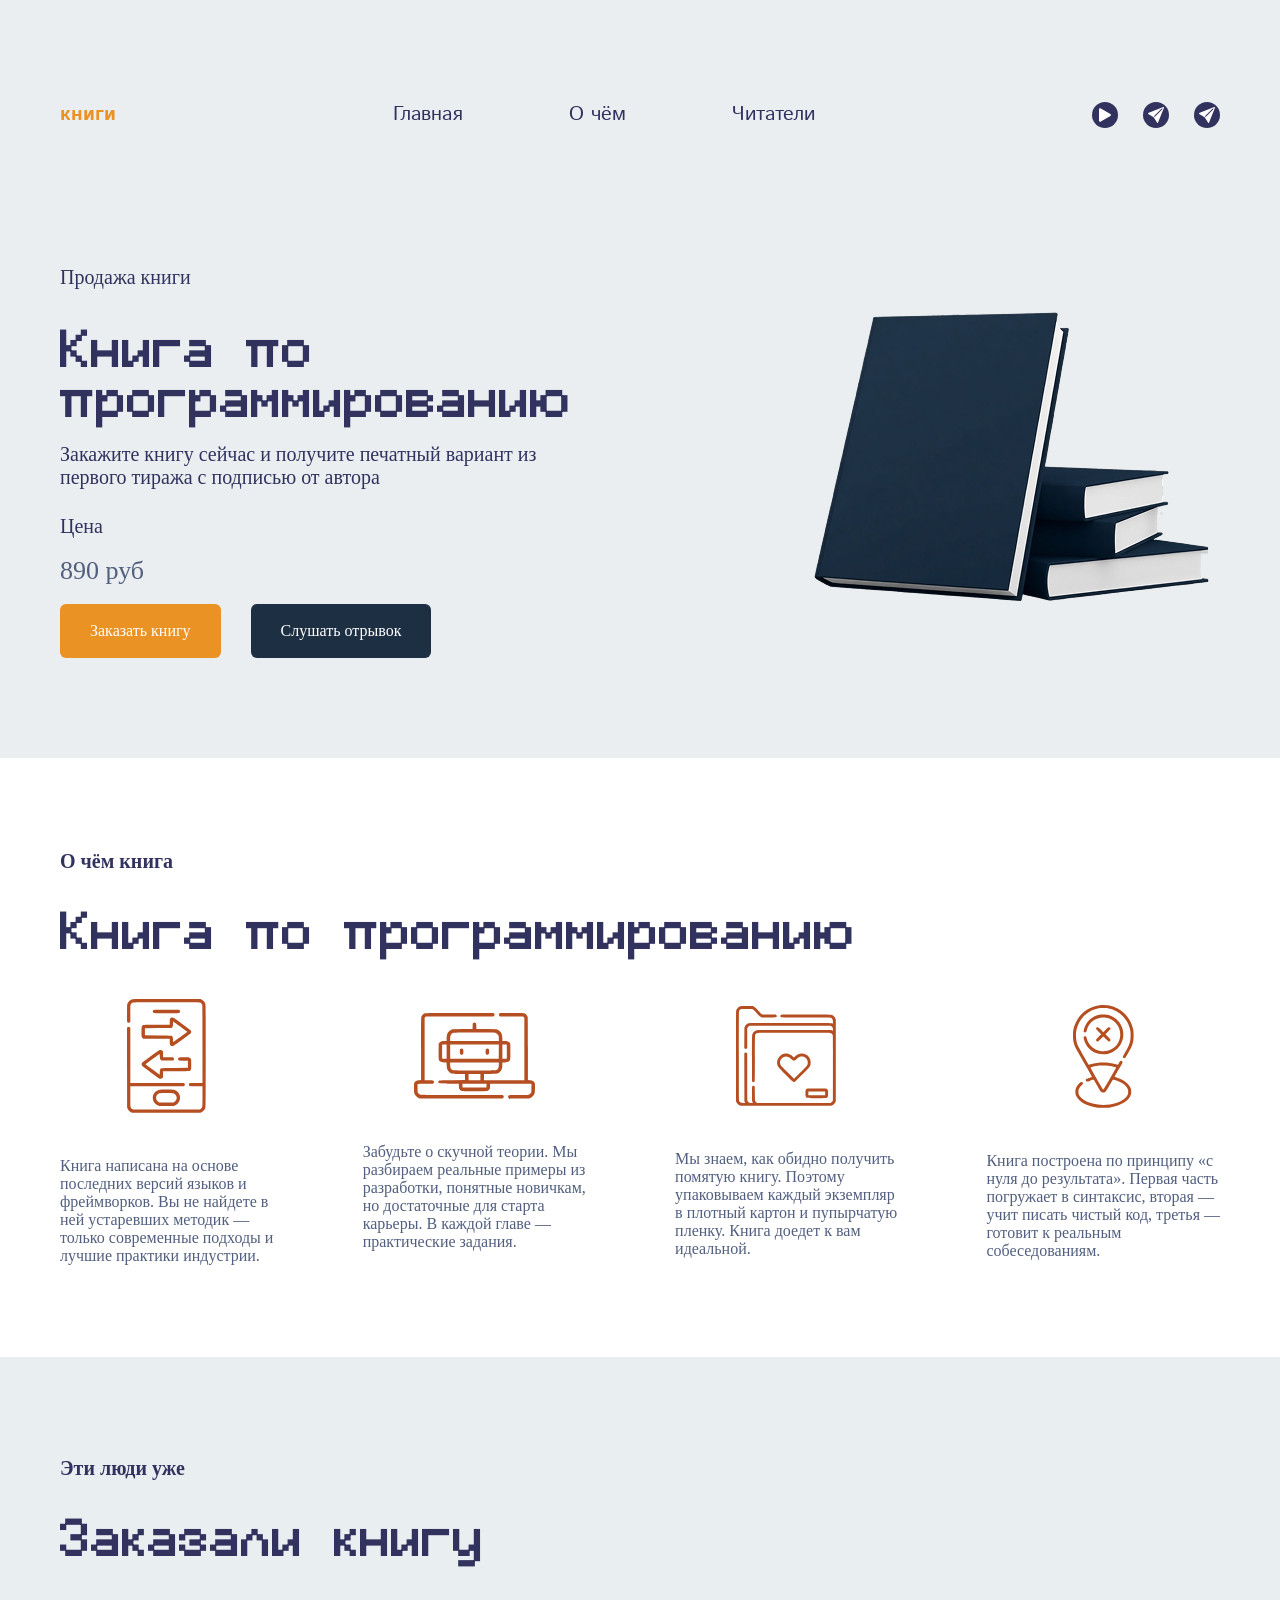
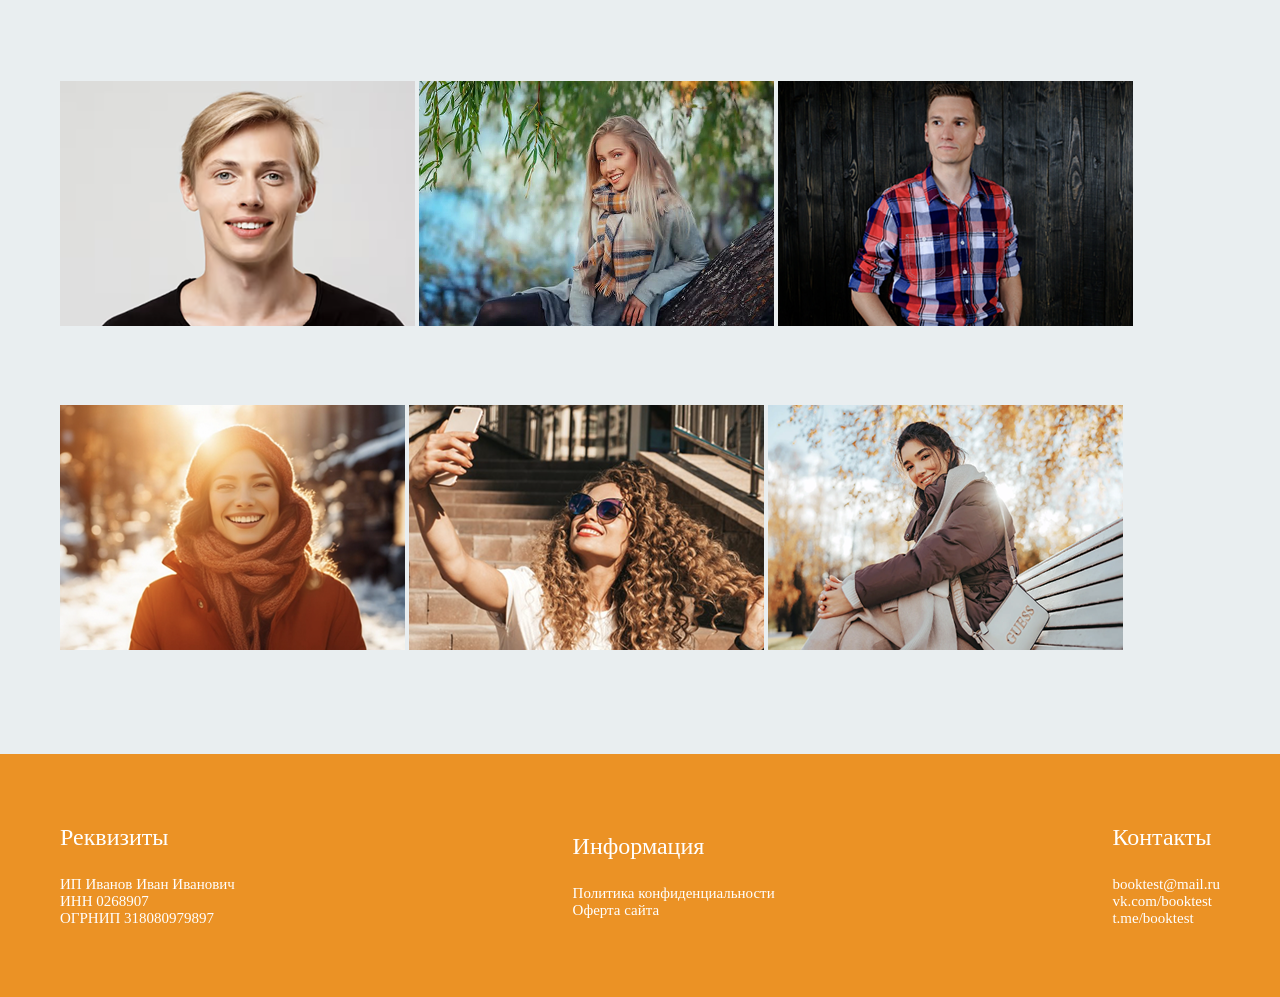
<file: index.html>
<!DOCTYPE html>
<html lang="en">

<head>
    <meta charset="UTF-8">
    <meta name="viewport" content="width=device-width, initial-scale=1.0">
    <title>Книги</title>
    <link rel="stylesheet" href="style.css">
    <link rel="preconnect" href="https://fonts.googleapis.com">
    <link rel="preconnect" href="https://fonts.gstatic.com" crossorigin>
    <link href="https://fonts.googleapis.com/css2?family=Istok+Web:ital,wght@0,400;0,700;1,400;1,700&display=swap"
        rel="stylesheet">
</head>

<body>

    <header class="header" id="header">

        <div class="container">

            <div class="header-wrapp">

                <h1 class="logo">книги</h1>

                <nav>

                    <ul class="listNav">

                        
                        <a href="#header" class="itemList"><li>Главная</li></a>
                        <a href="#about" class="itemList"><li>О чём</li></a>
                        <a href="#listens" class="itemList"><li>Читатели</li></a>

                    </ul>

                    <input type="checkbox" id="burger-toggle">
                




                    <label for="burger-toggle">

                        <span></span>
    
    
                    </label>

                </nav>

                


                


                <div class="icons-block">



                    <div class="icon-block">
                        <svg xmlns="http://www.w3.org/2000/svg" width="24" height="24" fill="currentColor"
                            class="bi bi-play-fill" viewBox="0 0 16 16">
                            <path
                                d="m11.596 8.697-6.363 3.692c-.54.313-1.233-.066-1.233-.697V4.308c0-.63.692-1.01 1.233-.696l6.363 3.692a.802.802 0 0 1 0 1.393" />
                        </svg>
                    </div>

                    <div class="icon-block">
                        <svg xmlns="http://www.w3.org/2000/svg" width="16" height="16" fill="currentColor"
                            class="bi bi-send-fill" viewBox="0 0 16 16">
                            <path
                                d="M15.964.686a.5.5 0 0 0-.65-.65L.767 5.855H.766l-.452.18a.5.5 0 0 0-.082.887l.41.26.001.002 4.995 3.178 3.178 4.995.002.002.26.41a.5.5 0 0 0 .886-.083zm-1.833 1.89L6.637 10.07l-.215-.338a.5.5 0 0 0-.154-.154l-.338-.215 7.494-7.494 1.178-.471z" />
                        </svg>
                    </div>


                    <div class="icon-block">
                        <svg xmlns="http://www.w3.org/2000/svg" width="16" height="16" fill="currentColor"
                            class="bi bi-send-fill" viewBox="0 0 16 16">
                            <path
                                d="M15.964.686a.5.5 0 0 0-.65-.65L.767 5.855H.766l-.452.18a.5.5 0 0 0-.082.887l.41.26.001.002 4.995 3.178 3.178 4.995.002.002.26.41a.5.5 0 0 0 .886-.083zm-1.833 1.89L6.637 10.07l-.215-.338a.5.5 0 0 0-.154-.154l-.338-.215 7.494-7.494 1.178-.471z" />
                        </svg>
                    </div>






                </div>

            </div>


            <div class="header-main">

                <div class="content-block">

                    <h3 class="page">Продажа книги</h3>

                    <h1 class="title">Книга по<br> программированию</h1>

                    <p class="description">Закажите книгу сейчас и получите печатный вариант из<br> первого тиража с
                        подписью от автора
                    </p>


                    <p class="price">Цена</p>
                    <p class="price-count">890 руб</p>

                    <div class="container-btn">

                        <div class="book-btn">Заказать книгу</div>

                        <div class="btn-listen">Слушать отрывок</div>

                    </div>

                </div>

                <div class="img">

                    <img src="img/book.png" alt="book">

                </div>

            </div>

        </div>

    </header>


    <main>

        <section class="container-books" id="about">


            <div class="container">

                <h3 class="title-book">О чём книга</h3>

                <h1 class="subtitle-book">Книга по программированию</h1>

                <div class="container-card">

                    <div class="card">

                        <img src="img/card.svg" alt="" class="img-card">
                        <p class="description-card">Книга написана на основе<br> последних версий языков и<br>
                            фреймворков. Вы не найдете в<br> ней устаревших методик —<br> только современные подходы
                            и<br> лучшие практики индустрии.</p>

                    </div>

                    <div class="card">

                        <img src="img/icon2.svg" alt="" class="img-card">
                        <p class="description-card">Забудьте о скучной теории. Мы <br>разбираем реальные примеры из<br>
                            разработки, понятные новичкам,<br> но достаточные для старта<br> карьеры. В каждой главе —
                            <br>практические задания.
                        </p>

                    </div>

                    <div class="card">

                        <img src="img/icon3.svg" alt="" class="img-card">
                        <p class="description-card">Мы знаем, как обидно получить <br>помятую книгу. Поэтому<br>
                            упаковываем каждый экземпляр<br> в плотный картон и пупырчатую<br> пленку. Книга доедет к
                            вам<br> идеальной.</p>

                    </div>

                    <div class="card">

                        <img src="img/icon4.svg" alt="" class="img-card">
                        <p class="description-card">Книга построена по принципу «с<br> нуля до результата». Первая
                            часть<br> погружает в синтаксис, вторая — <br>учит писать чистый код, третья —<br> готовит к
                            реальным<br> собеседованиям.</p>

                    </div>

                </div>

            </div>

        </section>

        <section class="section-people" id="listens">

            <div class="container">

                <h3 class="title-book">Эти люди уже</h3>

                <h1 class="subtitle-book">Заказали книгу</h1>

                <div class="container-img">

                    <img src="img/people1.png" alt="" class="img-people">
                    <img src="img/people2.png" alt="" class="img-people">
                    <img src="img/people3.png" alt="" class="img-people"><br>
                    <img src="img/people4.png" alt="" class="img-people">
                    <img src="img/people5.png" alt="" class="img-people">
                    <img src="img/people6.png" alt="" class="img-people">

                </div>


            </div>

        </section>

    </main>



    <footer>

        <div class="container">

            <div class="lists">

                <ul class="listFooter">

                    <li class="itemFooter first">Реквизиты</li>
                    <li class="itemFooter">ИП Иванов Иван Иванович<br>
                        ИНН 0268907 <br>
                        ОГРНИП 318080979897</li>


                </ul>

                <ul class="listFooter">

                    <li class="itemFooter first">Информация</li>
                    <li class="itemFooter">Политика конфиденциальности<br>
                        Оферта сайта</li>


                </ul>

                <ul class="listFooter">

                    <li class="itemFooter first">Контакты</li>
                    <li class="itemFooter">booktest@mail.ru <br>
                        vk.com/booktest <br>
                        t.me/booktest</li>


                </ul>

            </div>



        </div>

    </footer>

</body>

</html>
</file>
<file: style.css>
* {
    padding: 0;
    margin: 0;
    box-sizing: border-box;

}

@font-face {
    font-family: "Prog";
    src: url(FONTS/HaipapikuseruRehyper-Regular.otf);
}

html{
    scroll-behavior: smooth;
}

.header {
    background-color: #EAEEF0;
    padding: 100px 0px;
    display: flex;
    flex-direction: column;
    align-items: center;
    justify-content: space-around;
    /* height: 100vh; */
}

.header-wrapp {
    display: flex;
    justify-content: space-between;
    align-items: center;

}

.logo {
    font-size: 20px;
    font-family: "Istok Web", sans-serif;

    font-weight: bold;
    color: #EB9225;


}


.listNav {
    display: flex;
    list-style-type: none;
    

}

.itemList {
    margin-right: 106px;
    font-family: "Istok Web", sans-serif;
    color: #32325F;
    font-size: 20px;
    font-weight: 400;
    transition: 300ms;
    cursor: pointer;
    text-decoration: none;
}

/* .itemList:nt{
    margin-right: 0px;
} */

.itemList:hover {
    color: #EB9225;
}

.itemList:last-child {
    margin-right: 0;
}

.icons-block {
    display: flex;
    align-items: center;

}

.icon-block {
    margin-right: 25px;
    width: 26px;
    height: 26px;
    border-radius: 50%;
    background-color: #32325F;
    color: #fff;
    display: flex;
    justify-content: center;
    align-items: center;
    transition: 300ms;
    cursor: pointer;


}

.icon-block:hover {
    background-color: #EB9225;
}

.icon-block:last-child {
    margin-right: 0;
}



.header-main {
    display: flex;
    justify-content: space-between;
    align-items: center;
    margin-top: 137px;

}


.content-block {
    margin-right: 63px;

}

.page {
    color: #32325F;
    font-size: 20px;
    font-weight: 400;

}

.title {
    font-size: 26px;
    font-weight: 400;
    color: #32325F;
    font-weight: bold;
    font-family: "Prog";
    line-height: 50px;
    margin: 40px 0px 14px 0px;
}

.description {
    font-size: 20px;
    color: #32325F;
    font-size: 20px;
    margin-bottom: 26px;
}

.price {
    color: #32325F;
    font-size: 20px;
    margin-bottom: 18px;
}

.price-count {
    color: #525F7F;
    font-size: 26px;
    margin-bottom: 18px;
}

.container-btn {
    display: flex;
    align-items: center;

}

.book-btn {
    margin-right: 30px;
    background-color: #EB9225;
    padding: 18px 30px;
    border-radius: 6px;
    color: #fff;
    cursor: pointer;
    transition: 500ms;
}

.book-btn:hover {
    background-color: #cf852a;
}


.btn-listen {
    margin-right: 30px;
    background-color: #1D2F43;
    padding: 18px 30px;
    border-radius: 6px;
    color: #fff;
    cursor: pointer;
    transition: 500ms;
}

.btn-listen:hover {
    background-color: #3e6897;
}


.container-books {
    padding: 92px 0px;
    display: flex;
    flex-direction: column;
    align-items: center;


}

.container {

    margin: 0 auto;
    padding: 0px 20px;
    max-width: 1200px;
    width: 100%;

}

.title-book {
    font-size: 20px;
    color: #32325F;

}

.subtitle-book {
    font-family: "Prog", sans-serif;
    font-size: 26px;
    color: #32325F;
    margin: 40px 0px;
}

.container-card {
    display: flex;
    justify-content: space-between;
    align-items: center;
    flex-wrap: wrap;

}

.card {
    text-align: center;
}


.description-card {
    color: #525F7F;
    font-size: 16px;
    margin-top: 40px;
    text-align: start;

}

.section-people {
    padding: 100px 0px;
    background-color: rgba(188, 201, 209, 0.32);
}


.img-people {
    margin-top: 75px;
    /* margin-right: 39px; */

}


footer {
    padding: 70px 0px;
    background-color: #EB9225;
    color: #fff;

}

.lists {
    display: flex;
    justify-content: space-between;
    align-items: center;
    flex-wrap: wrap;
    gap: 20px;
}

.listFooter {
    list-style: none;
    
}

.itemFooter.first {
    font-size: 24px;
    margin-bottom: 25px;

}

.itemFooter {
    font-size: 15px;


}

input[type="checkbox"] {
    display: none;
}

label {
    display: none;

}

@media (max-width:1200px) {
    .img {
        display: none;
    }


}

@media (max-width:992px) {

    .icons-block {
        display: none;
    }

    nav{
        position: fixed;
        right: 50px;
    }

    .listNav {
        opacity: 0;
        transition: 300ms;
        pointer-events: none;
        position: fixed;

        padding-top: 100px;
        background-color: #8f8f8fb5;
        color: #fff;
        inset: 0;

    }


    label {
        display: block;
        position: relative;
        height: 25px;
        width: 30px;
        cursor: pointer;

    }

    
    label::before,
    label::after,
    label span {
        width: 100%;
        height: 3px;
        background-color: #000000;
        position: absolute;
        transition: 300ms;



    }

    .container{
        max-width: 600px;
        
        
    }
    

    .title, .subtitle-book{
        font-size: 14px;
    }

    .img-people{
        width: 100%;
        height: 100%;
    }


    /* .lists{
        flex-direction: column;
        justify-content: space-around;
        align-items: center;
    } */

    /* .listFooter{
         margin-top: 40px;
         margin-right: 0;
    } */

    label::before {
        content: "";
        top: 0;

    }

    label::after {
        bottom: 0;
        content: "";

    }

    label span {
        top: 11px;
        content: "";
    }

    #burger-toggle:checked~label::after {
        transform: rotate(45deg);
        bottom: 10px;
       
    }

    #burger-toggle:checked~label::before {
        top: 12px;
        
        transform: rotate(-45deg);
       
    }


    #burger-toggle:checked~label span {
        top: 12px;
        transform: rotate(-45deg);
        
    }


    header:has(#burger-toggle:checked) .listNav {

        opacity: 1;
        pointer-events: all;

        display: block;
        text-align: center;
        
    }

     body:has(#burger-toggle:checked)  {

       overflow-y: hidden;
    }

    header:has(#burger-toggle:checked) .itemList {

        margin-top: 30px;
        margin-right: 0;
        font-size: 40px;
       
    }





}
</file>
